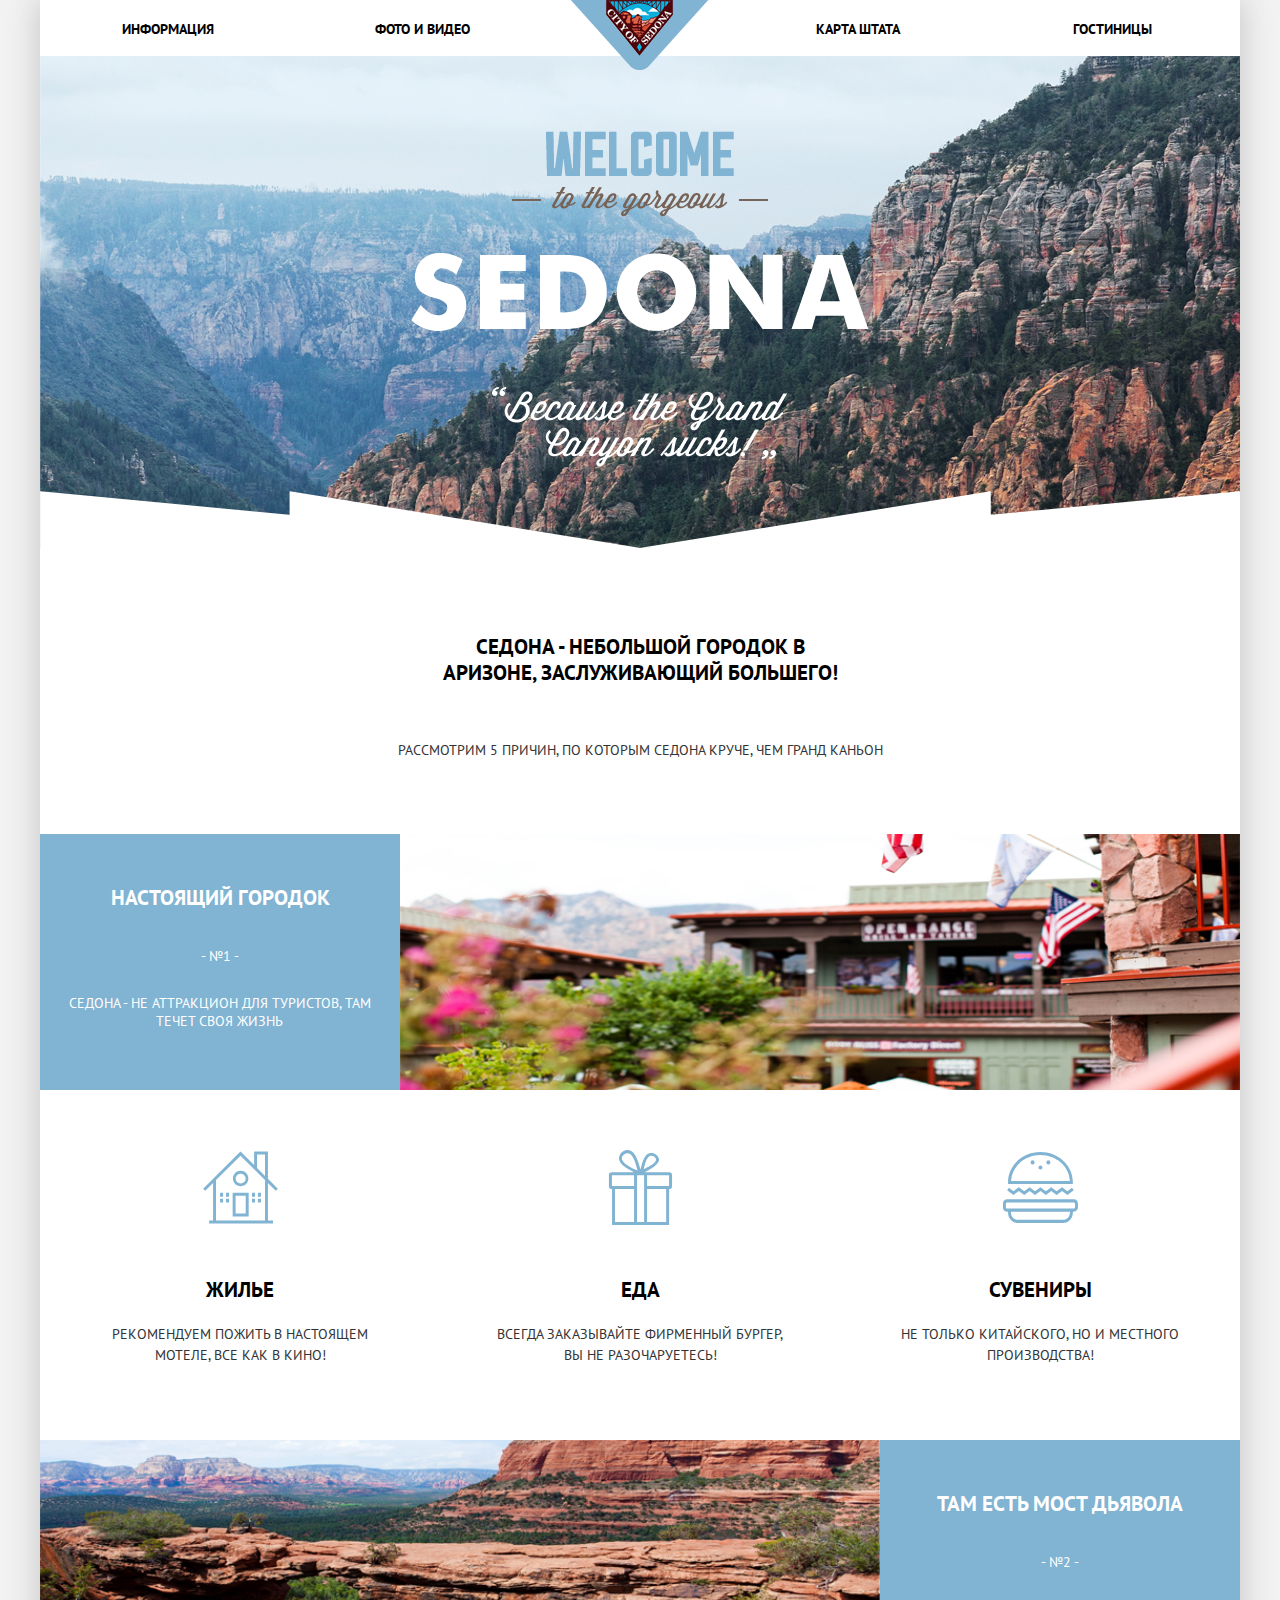
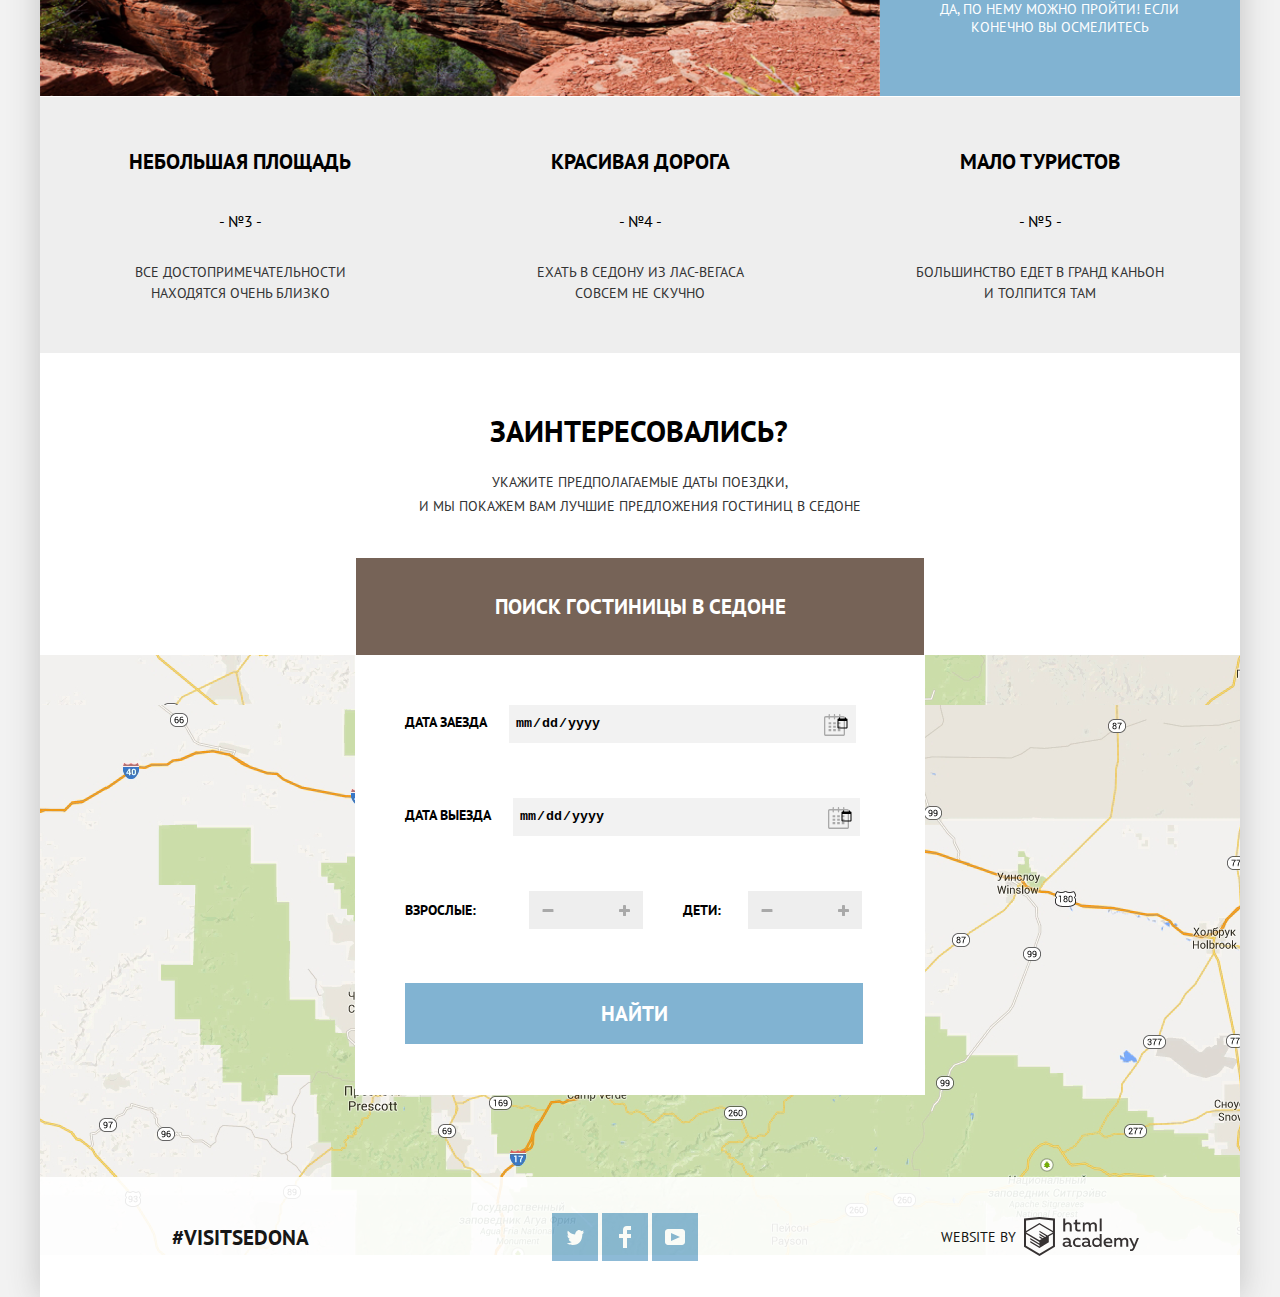
<file: index.html>
<!DOCTYPE HTML>
<html lang="ru">
  <head>
    <meta charset="utf-8">
    <title>Sedona</title>
    <link href="https://fonts.googleapis.com/css?family=PT+Sans:400,400i,700,700i&display=swap" rel="stylesheet">
    <link rel="stylesheet" href="style.css">
  </head>
  <body>
    <div class="shadow container">
      <header class="container">
            <ul class="menu">
                <li class="left"><a id="head-menu-info" href="#">Информация</a></li>
                <li class="left"><a href="#photo-first">Фото и видео</a></li>
                <li class="right"><a href="#map">Карта штата</a></li>
                <li class="right"><a id="head-menu-hotels" href="#hotels-main">Гостиницы</a></li>
            </ul>
          <div class="logo"></div>
      </header>
      <main class="container main visible">
          <div class="promo">
              <div class="welcome image-text"></div>
              <div class="to-the image-text"></div>
              <div class="block image-text"></div> 
              <div class="sedona image-text"></div>                           
              <div class="because image-text"></div>
              <div class="bottom image-text"></div>
          </div>
          <div class="text container">
              <p>Седона - небольшой городок в аризоне, заслуживающий большего!</p>
              <p>Рассмотрим 5 причин, по которым седона круче, чем гранд каньон</p>
          </div>
          <div class="colums">
              <div id="photo-first" class="photo-first">
                <div class="card">
                  <p class="head">Настоящий городок</p>
                  <p class="number">- №1 -</p>
                  <p class="discription">Седона - не аттракцион для туристов,
                    там течет своя жизнь</p>
                </div>
                <div class="photo1"></div>
              </div>
              <div class="opportunity">
                
                      <div class="card1">
                        <img class="icon" src="icon-1.svg">
                        <p class="top top-logo">Жилье</p>
                        <p class="base-text">Рекомендуем пожить в настоящем мотеле,
                             все как в кино!</p>
                      </div>
                      <div class="card1">
                        <img class="icon" src="icon-2.svg">
                        <p class="top top-logo">Еда</p>
                        <p class="base-text">Всегда заказывайте фирменный бургер,
                            вы не разочаруетесь!</p>
                        </div>
                      <div class="card1">
                        <img class="icon" src="icon-3.svg">
                        <p class="top top-logo">Сувениры</p>
                        <p class="base-text">Не только китайского, но и местного производства!</p>
                      </div>
                  
              </div>
              <div class="photo photo-second">                
                <div class="card card2">
                  <p class="head">Там есть мост дьявола</p>
                  <p class="number">- №2 -</p>
                  <p class="discription">Да, по нему можно пройти! Если 
                      конечно вы осмелитесь</p>
                </div>
                <div class="photo2"></div>
              </div>

              <div class="opportunity opportunity-bottom">                
                   <div class="card card3">
                      <p class="top">Небольшая площадь</p>
                      <p class="number2">- №3 -</p>
                      <p class="base-text base-text3">Все достопримечательности находятся очень близко</p>
                    </div>
                    <div class="card card3">
                      <p class="top">Красивая дорога</p>
                      <p class="number2">- №4 -</p>
                      <p class="base-text base-text3">Ехать в седону из лас-вегаса совсем не скучно</p>
                    </div>
                    <div class="card card3">
                      <p class="top">Мало туристов</p>
                      <p class="number2">- №5 -</p>
                      <p class="base-text base-text3">Большинство едет в гранд каньон и толпится там</p>
                    </div>                
              </div>
          </div>
          <div class="book">
              <div class="book-head">Заинтересовались?</div>
              <div class="book-text">укажите предполагаемые даты поездки, <br> и мы покажем вам лучшие
                  предложения гостиниц в седоне
              </div>
              <div class="book-button button"><a href=#>Поиск гостиницы в седоне</a></div>              
          </div>
          <div class="map" id="map">
            <div class="type form">
                <div class="arrive">
                <label for="date">Дата заезда</label>
                <input type="date" class="date">
            </div>
            <div class="type quit">
                <label for="date">Дата выезда</label>
                <input type="date" class="date">
            </div>
            <div class="people-form">
              <div class="type2 adult">
                  <label for="number">Взрослые:</label>
                  <div class="num2 minus"></div>
                  <input type="number" class="num">
                  <div class="num2 plus"></div>
              </div>
              <div class="type2 children">
                  <label for="number">Дети:</label>
                  <div class="num2 minus"></div>
                  <input type="number" class="num">
                  <div class="num2 plus"></div>
              </div>
            </div>
            <a  href=# class="button-form">Найти</a>
            </div>
            <!--Гостиницы--> 
            
            
          </div>
      </main>
      <div class="hotels-main container" id="hotels-main">
              <div class="choise">
                <div class="hotels-properties">
                  <div class="infrastructure">
                    <h4 class="infrastructure-head">Инфраструктура</h4>
                    <div class="structure">
                      <div class="structure-item">               
                        <label class="structure-label" for="pool">
                          <input class="hotel-checkbox"  type="checkbox" id="pool"/> 
                          <span class="custome-check-box"></span>
                          <span class="item-name">Бассейн</span>
                        </label>
                      </div>
                      <div class="structure-item">                      
                        <label class="structure-label" for="parking">
                          <input class="hotel-checkbox" type="checkbox" id="parking" /> 
                          <span class="custome-check-box"></span>
                          <span class="item-name">Парковка</span>
                        </label>
                      </div>
                      <div class="structure-item">                      
                        <label class="structure-label" for="internet">
                          <input class="hotel-checkbox" type="checkbox" id="internet" /> 
                          <span class="custome-check-box"></span>
                          <span class="item-name">WI-FI</span>
                        </label>
                      </div>
                    </div>
                  </div>
                  <div class="type-hotels">
                    <h4 class="infrastructure-head">Тип жилья</h4>
                    <div class="structure-item">                    
                      <label class="structure-label" for="hotel">
                        <input class="hotel-checkbox" type="checkbox" id="hotel" /> 
                        <span class="custome-check-box"></span>
                        <span class="item-name">Гостиница</span>
                      </label>
                    </div>
                    <div class="structure-item">                    
                      <label class="structure-label" for="motel">
                        <input  class="hotel-checkbox" type="checkbox" id="motel" /> 
                        <span class="custome-check-box"></span>
                        <span class="item-name">Мотель</span>
                      </label>
                    </div>
                    <div class="structure-item">                    
                      <label class="structure-label" for="apartment">
                        <input class="hotel-checkbox" type="checkbox" id="apartment" /> 
                        <span class="custome-check-box"></span>
                        <span class="item-name">Апартаменты</span>
                      </label>
                    </div>
                  </div>
                </div>
                <div class="payment">
                  <h4 class="payment-header">Стоимость в сутки (Р):</h4>
                  <div class="payment-count">
                    <span>от 0</span>
                    <span>до 3000</span>
                  </div>
                  <div class="counter">
                    <svg xmlns="http://www.w3.org/2000/svg" width="20" height="23" viewBox="0 0 20 23"><path opacity=".3" fill="#ABABAB" d="M10 20C4.477 20 0 15.522 0 10v2c0 5.522 4.477 10 10 10 5.522 0 10-4.478 10-10v-2c0 5.522-4.478 10-10 10z"/><circle fill="#FFF" cx="10" cy="10" r="10"/><circle fill="#ABABAB" cx="10" cy="10" r="2"/></svg>
                    <span class="line"></span>
                    <span class="line-bottom"></span>
                    <svg xmlns="http://www.w3.org/2000/svg" width="20" height="23" viewBox="0 0 20 23"><path opacity=".3" fill="#ABABAB" d="M10 20C4.477 20 0 15.522 0 10v2c0 5.522 4.477 10 10 10 5.522 0 10-4.478 10-10v-2c0 5.522-4.478 10-10 10z"/><circle fill="#FFF" cx="10" cy="10" r="10"/><circle fill="#ABABAB" cx="10" cy="10" r="2"/></svg>
                  </div>
                  <a href="#" class="payment-button">Показать</a>
                </div>
              </div>
              <div class="sort-menu">
                <div class="sort-menu-left">
                  <span class="sort-menu-header">Найдено: 3</span>
                  <span>Сортировка:</span>
                  <span>По цене</span>
                  <span class="type-sorting">По типу</span>
                  <span class="type-sorting">По-рейтингу</span>
                </div>
                <div class="sort-menu-button">
                  <svg xmlns="http://www.w3.org/2000/svg" width="11" height="10" viewBox="0 0 11 10"><path id="up-icon" fill="#231F20" d="M5.5 0L0 10h11z"/></svg>
                  <svg xmlns="http://www.w3.org/2000/svg" width="11" height="10" viewBox="0 0 11 10"><path id="down-icon" fill="#231F20" d="M5.5 10L0 0h11"/></svg>
                </div>
              </div>
              <div class="hotels">

                <div class="hotel-item">
                  <div class="hotel-item-main">
                    <img class="hotel-image" src="amara.png">
                    <div class="hotel-info">
                      <a href="#" class="hotel-item-name">amara resort & spa</a>
                      <div class="hotel-item-name-type">
                        <p class="hotel-text">гостиница</p>
                        <p class="hotel-text">от 4000 Р.</p>
                      </div>
                      <button class="hotel-button-blue">Подробнее</button>
                      <button class="hotel-button-brown">Забронировать</button>
                    </div>
                  </div>
                  <div class="hotel-item-add">                    
                    <div class="hotel-stars">
                      <svg xmlns="http://www.w3.org/2000/svg" width="18" height="17" viewBox="0 0 18 17"><path fill="#81B3D2" d="M9.002 0l2.126 6.494h6.877l-5.564 4.012L14.566 17l-5.564-4.013L3.438 17l2.126-6.494L0 6.494h6.878z"/></svg>
                      <svg xmlns="http://www.w3.org/2000/svg" width="18" height="17" viewBox="0 0 18 17"><path fill="#81B3D2" d="M9.002 0l2.126 6.494h6.877l-5.564 4.012L14.566 17l-5.564-4.013L3.438 17l2.126-6.494L0 6.494h6.878z"/></svg>
                      <svg xmlns="http://www.w3.org/2000/svg" width="18" height="17" viewBox="0 0 18 17"><path fill="#81B3D2" d="M9.002 0l2.126 6.494h6.877l-5.564 4.012L14.566 17l-5.564-4.013L3.438 17l2.126-6.494L0 6.494h6.878z"/></svg>
                      <svg xmlns="http://www.w3.org/2000/svg" width="18" height="17" viewBox="0 0 18 17"><path fill="#81B3D2" d="M9.002 0l2.126 6.494h6.877l-5.564 4.012L14.566 17l-5.564-4.013L3.438 17l2.126-6.494L0 6.494h6.878z"/></svg>
                    </div>
                    <span class="hotel-raiting">Рейтинг: 8.5</span>
                  </div>
                </div>

                <div class="hotel-item">
                  <div class="hotel-item-main">
                    <img class="hotel-image" src="desert.png">
                    <div class="hotel-info">
                      <a href="#" class="hotel-item-name">desert quail inn</a>
                      <div class="hotel-item-name-type">
                        <p class="hotel-text">мотель</p>
                        <p class="hotel-text">от 3000 Р.</p>
                      </div>
                      <button class="hotel-button-blue">Подробнее</button>
                      <button class="hotel-button-brown">Забронировать</button>
                    </div>
                  </div>
                  <div class="hotel-item-add">                     
                    <div class="hotel-stars">
                      <svg xmlns="http://www.w3.org/2000/svg" width="18" height="17" viewBox="0 0 18 17"><path fill="#81B3D2" d="M9.002 0l2.126 6.494h6.877l-5.564 4.012L14.566 17l-5.564-4.013L3.438 17l2.126-6.494L0 6.494h6.878z"/></svg>
                      <svg xmlns="http://www.w3.org/2000/svg" width="18" height="17" viewBox="0 0 18 17"><path fill="#81B3D2" d="M9.002 0l2.126 6.494h6.877l-5.564 4.012L14.566 17l-5.564-4.013L3.438 17l2.126-6.494L0 6.494h6.878z"/></svg>
                      <svg xmlns="http://www.w3.org/2000/svg" width="18" height="17" viewBox="0 0 18 17"><path fill="#81B3D2" d="M9.002 0l2.126 6.494h6.877l-5.564 4.012L14.566 17l-5.564-4.013L3.438 17l2.126-6.494L0 6.494h6.878z"/></svg>
                    </div>
                    <span class="hotel-raiting">Рейтинг: 8.9</span>
                  </div>
                </div>

                <div class="hotel-item">
                  <div class="hotel-item-main">
                    <img class="hotel-image" src="villas.png">
                    <div class="hotel-info">
                      <a href="#" class="hotel-item-name">villas at poco diablo</a>
                      <div class="hotel-item-name-type">
                        <p class="hotel-text">апартаменты</p>
                        <p class="hotel-text">от 2000 Р.</p>
                      </div>
                      <button class="hotel-button-blue">Подробнее</button>
                      <button class="hotel-button-brown">Забронировать</button>
                    </div>
                  </div>
                  <div class="hotel-item-add">                    
                    <div class="hotel-stars">
                      <svg xmlns="http://www.w3.org/2000/svg" width="18" height="17" viewBox="0 0 18 17"><path fill="#81B3D2" d="M9.002 0l2.126 6.494h6.877l-5.564 4.012L14.566 17l-5.564-4.013L3.438 17l2.126-6.494L0 6.494h6.878z"/></svg>
                      <svg xmlns="http://www.w3.org/2000/svg" width="18" height="17" viewBox="0 0 18 17"><path fill="#81B3D2" d="M9.002 0l2.126 6.494h6.877l-5.564 4.012L14.566 17l-5.564-4.013L3.438 17l2.126-6.494L0 6.494h6.878z"/></svg>
                    </div>
                    <span class="hotel-raiting">Рейтинг: 9.2</span>
                  </div>
                </div>
              </div>
      </div>
      <footer>
                <p>#visitsedona</p>
                <div class="social">          
                <a class="social-logo" href="#">twitter</a>
                <a class="social-logo" href="#">facebook</a>
                <a class="social-logo" href="#">youtube</a>
                </div>
                <a class="academy" href="#">website by</a>
      </footer>
    </div>
    <script type="text/javascript">
      const info = document.querySelector('#head-menu-info');
      const hotels = document.querySelector('#head-menu-hotels');
      const infoBlock = document.querySelector('.container.main');
      const hotelsBlock = document.querySelector('.hotels-main.container');
      
      info.addEventListener('click', (e) => {
      e.preventDefault();
      infoBlock.classList.add('visible');
      hotelsBlock.classList.remove('visible');
      })
      hotels.addEventListener('click', (e) => {
      e.preventDefault();
      infoBlock.classList.remove('visible');
      hotelsBlock.classList.add('visible');
      })
    </script>
  </body>
</html>
</file>
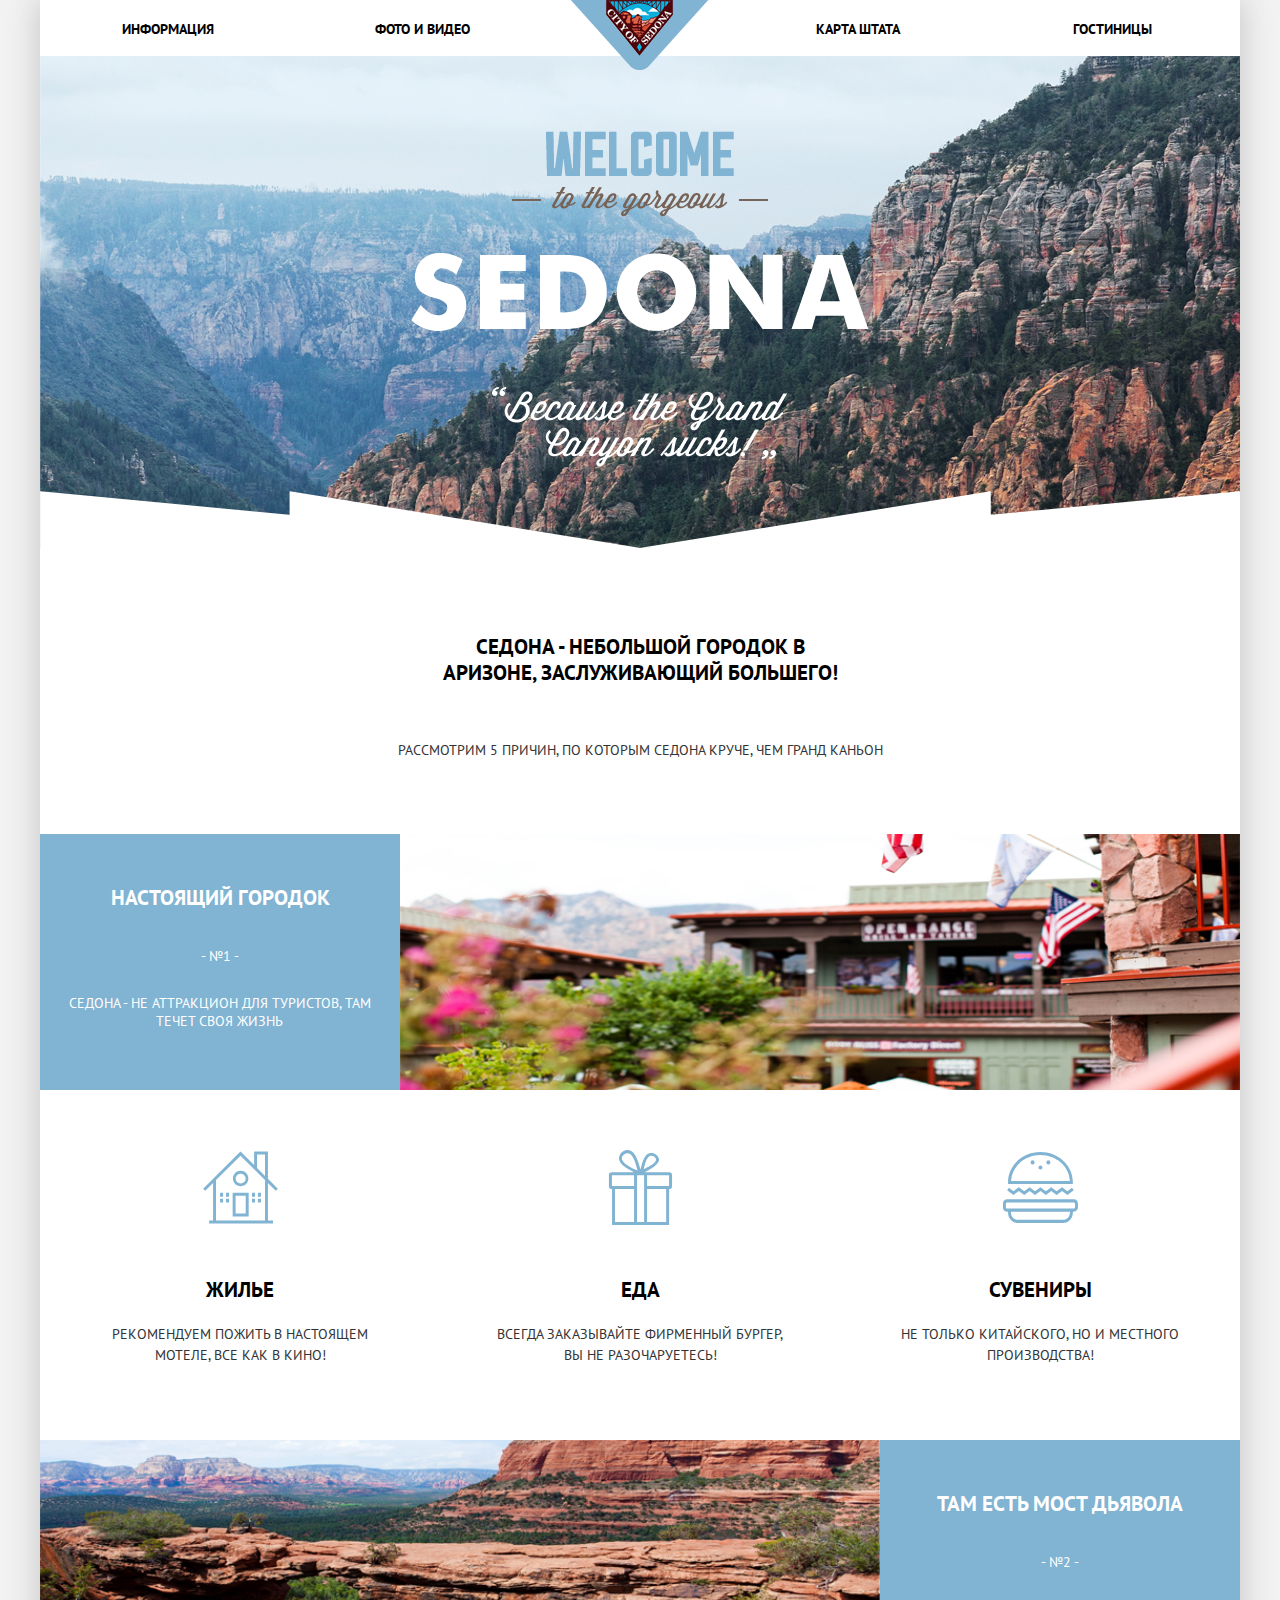
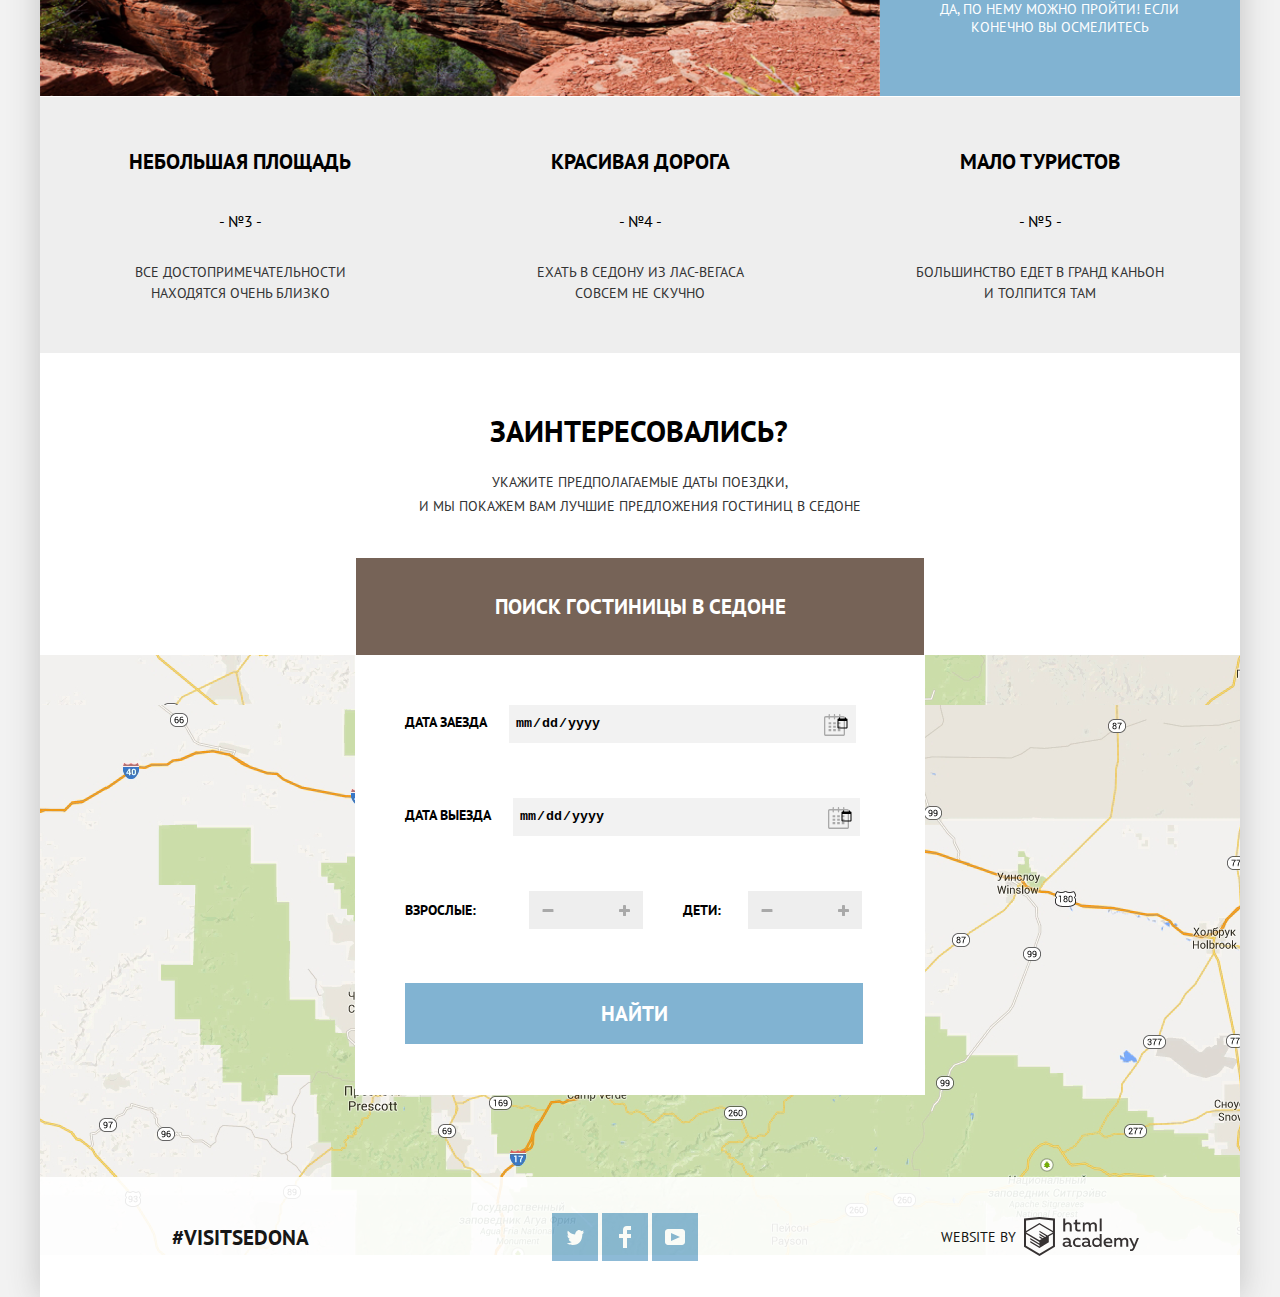
<file: sedona.html>
<!DOCTYPE HTML>
<html lang="ru">
  <head>
    <meta charset="utf-8">
    <title>Sedona</title>
    <link href="https://fonts.googleapis.com/css?family=PT+Sans:400,400i,700,700i&display=swap" rel="stylesheet">
    <link rel="stylesheet" href="sedona.css">
  </head>
  <body>
    <div class="shadow container">
      <header class="container">
            <ul class="menu">
                <li class="left"><a id="head-menu-info" href="#">Информация</a></li>
                <li class="left"><a href="#photo-first">Фото и видео</a></li>
                <li class="right"><a href="#map">Карта штата</a></li>
                <li class="right"><a id="head-menu-hotels" href="#hotels-main">Гостиницы</a></li>
            </ul>
          <div class="logo"></div>
      </header>
      <main class="container main visible">
          <div class="promo">
              <div class="welcome image-text"></div>
              <div class="to-the image-text"></div>
              <div class="block image-text"></div> 
              <div class="sedona image-text"></div>                           
              <div class="because image-text"></div>
              <div class="bottom image-text"></div>
          </div>
          <div class="text container">
              <p>Седона - небольшой городок в аризоне, заслуживающий большего!</p>
              <p>Рассмотрим 5 причин, по которым седона круче, чем гранд каньон</p>
          </div>
          <div class="colums">
              <div id="photo-first" class="photo-first">
                <div class="card">
                  <p class="head">Настоящий городок</p>
                  <p class="number">- №1 -</p>
                  <p class="discription">Седона - не аттракцион для туристов,
                    там течет своя жизнь</p>
                </div>
                <div class="photo1"></div>
              </div>
              <div class="opportunity">
                
                      <div class="card1">
                        <img class="icon" src="icon-1.svg">
                        <p class="top top-logo">Жилье</p>
                        <p class="base-text">Рекомендуем пожить в настоящем мотеле,
                             все как в кино!</p>
                      </div>
                      <div class="card1">
                        <img class="icon" src="icon-2.svg">
                        <p class="top top-logo">Еда</p>
                        <p class="base-text">Всегда заказывайте фирменный бургер,
                            вы не разочаруетесь!</p>
                        </div>
                      <div class="card1">
                        <img class="icon" src="icon-3.svg">
                        <p class="top top-logo">Сувениры</p>
                        <p class="base-text">Не только китайского, но и местного производства!</p>
                      </div>
                  
              </div>
              <div class="photo photo-second">                
                <div class="card card2">
                  <p class="head">Там есть мост дьявола</p>
                  <p class="number">- №2 -</p>
                  <p class="discription">Да, по нему можно пройти! Если 
                      конечно вы осмелитесь</p>
                </div>
                <div class="photo2"></div>
              </div>

              <div class="opportunity opportunity-bottom">                
                   <div class="card card3">
                      <p class="top">Небольшая площадь</p>
                      <p class="number2">- №3 -</p>
                      <p class="base-text base-text3">Все достопримечательности находятся очень близко</p>
                    </div>
                    <div class="card card3">
                      <p class="top">Красивая дорога</p>
                      <p class="number2">- №4 -</p>
                      <p class="base-text base-text3">Ехать в седону из лас-вегаса совсем не скучно</p>
                    </div>
                    <div class="card card3">
                      <p class="top">Мало туристов</p>
                      <p class="number2">- №5 -</p>
                      <p class="base-text base-text3">Большинство едет в гранд каньон и толпится там</p>
                    </div>                
              </div>
          </div>
          <div class="book">
              <div class="book-head">Заинтересовались?</div>
              <div class="book-text">укажите предполагаемые даты поездки, <br> и мы покажем вам лучшие
                  предложения гостиниц в седоне
              </div>
              <div class="book-button button"><a href=#>Поиск гостиницы в седоне</a></div>              
          </div>
          <div class="map" id="map">
            <div class="type form">
                <div class="arrive">
                <label for="date">Дата заезда</label>
                <input type="date" class="date">
            </div>
            <div class="type quit">
                <label for="date">Дата выезда</label>
                <input type="date" class="date">
            </div>
            <div class="people-form">
              <div class="type2 adult">
                  <label for="number">Взрослые:</label>
                  <div class="num2 minus"></div>
                  <input type="number" class="num">
                  <div class="num2 plus"></div>
              </div>
              <div class="type2 children">
                  <label for="number">Дети:</label>
                  <div class="num2 minus"></div>
                  <input type="number" class="num">
                  <div class="num2 plus"></div>
              </div>
            </div>
            <a  href=# class="button-form">Найти</a>
            </div>
            <!--Гостиницы--> 
            
            
          </div>
      </main>
      <div class="hotels-main container" id="hotels-main">
              <div class="choise">
                <div class="hotels-properties">
                  <div class="infrastructure">
                    <h4 class="infrastructure-head">Инфраструктура</h4>
                    <div class="structure">
                      <div class="structure-item">               
                        <label class="structure-label" for="pool">
                          <input class="hotel-checkbox"  type="checkbox" id="pool"/> 
                          <span class="custome-check-box"></span>
                          <span class="item-name">Бассейн</span>
                        </label>
                      </div>
                      <div class="structure-item">                      
                        <label class="structure-label" for="parking">
                          <input class="hotel-checkbox" type="checkbox" id="parking" /> 
                          <span class="custome-check-box"></span>
                          <span class="item-name">Парковка</span>
                        </label>
                      </div>
                      <div class="structure-item">                      
                        <label class="structure-label" for="internet">
                          <input class="hotel-checkbox" type="checkbox" id="internet" /> 
                          <span class="custome-check-box"></span>
                          <span class="item-name">WI-FI</span>
                        </label>
                      </div>
                    </div>
                  </div>
                  <div class="type-hotels">
                    <h4 class="infrastructure-head">Тип жилья</h4>
                    <div class="structure-item">                    
                      <label class="structure-label" for="hotel">
                        <input class="hotel-checkbox" type="checkbox" id="hotel" /> 
                        <span class="custome-check-box"></span>
                        <span class="item-name">Гостиница</span>
                      </label>
                    </div>
                    <div class="structure-item">                    
                      <label class="structure-label" for="motel">
                        <input  class="hotel-checkbox" type="checkbox" id="motel" /> 
                        <span class="custome-check-box"></span>
                        <span class="item-name">Мотель</span>
                      </label>
                    </div>
                    <div class="structure-item">                    
                      <label class="structure-label" for="apartment">
                        <input class="hotel-checkbox" type="checkbox" id="apartment" /> 
                        <span class="custome-check-box"></span>
                        <span class="item-name">Апартаменты</span>
                      </label>
                    </div>
                  </div>
                </div>
                <div class="payment">
                  <h4 class="payment-header">Стоимость в сутки (Р):</h4>
                  <div class="payment-count">
                    <span>от 0</span>
                    <span>до 3000</span>
                  </div>
                  <div class="counter">
                    <svg xmlns="http://www.w3.org/2000/svg" width="20" height="23" viewBox="0 0 20 23"><path opacity=".3" fill="#ABABAB" d="M10 20C4.477 20 0 15.522 0 10v2c0 5.522 4.477 10 10 10 5.522 0 10-4.478 10-10v-2c0 5.522-4.478 10-10 10z"/><circle fill="#FFF" cx="10" cy="10" r="10"/><circle fill="#ABABAB" cx="10" cy="10" r="2"/></svg>
                    <span class="line"></span>
                    <span class="line-bottom"></span>
                    <svg xmlns="http://www.w3.org/2000/svg" width="20" height="23" viewBox="0 0 20 23"><path opacity=".3" fill="#ABABAB" d="M10 20C4.477 20 0 15.522 0 10v2c0 5.522 4.477 10 10 10 5.522 0 10-4.478 10-10v-2c0 5.522-4.478 10-10 10z"/><circle fill="#FFF" cx="10" cy="10" r="10"/><circle fill="#ABABAB" cx="10" cy="10" r="2"/></svg>
                  </div>
                  <a href="#" class="payment-button">Показать</a>
                </div>
              </div>
              <div class="sort-menu">
                <div class="sort-menu-left">
                  <span class="sort-menu-header">Найдено: 3</span>
                  <span>Сортировка:</span>
                  <span>По цене</span>
                  <span class="type-sorting">По типу</span>
                  <span class="type-sorting">По-рейтингу</span>
                </div>
                <div class="sort-menu-button">
                  <svg xmlns="http://www.w3.org/2000/svg" width="11" height="10" viewBox="0 0 11 10"><path id="up-icon" fill="#231F20" d="M5.5 0L0 10h11z"/></svg>
                  <svg xmlns="http://www.w3.org/2000/svg" width="11" height="10" viewBox="0 0 11 10"><path id="down-icon" fill="#231F20" d="M5.5 10L0 0h11"/></svg>
                </div>
              </div>
              <div class="hotels">

                <div class="hotel-item">
                  <div class="hotel-item-main">
                    <img class="hotel-image" src="amara.png">
                    <div class="hotel-info">
                      <a href="#" class="hotel-item-name">amara resort & spa</a>
                      <div class="hotel-item-name-type">
                        <p class="hotel-text">гостиница</p>
                        <p class="hotel-text">от 4000 Р.</p>
                      </div>
                      <button class="hotel-button-blue">Подробнее</button>
                      <button class="hotel-button-brown">Забронировать</button>
                    </div>
                  </div>
                  <div class="hotel-item-add">                    
                    <div class="hotel-stars">
                      <svg xmlns="http://www.w3.org/2000/svg" width="18" height="17" viewBox="0 0 18 17"><path fill="#81B3D2" d="M9.002 0l2.126 6.494h6.877l-5.564 4.012L14.566 17l-5.564-4.013L3.438 17l2.126-6.494L0 6.494h6.878z"/></svg>
                      <svg xmlns="http://www.w3.org/2000/svg" width="18" height="17" viewBox="0 0 18 17"><path fill="#81B3D2" d="M9.002 0l2.126 6.494h6.877l-5.564 4.012L14.566 17l-5.564-4.013L3.438 17l2.126-6.494L0 6.494h6.878z"/></svg>
                      <svg xmlns="http://www.w3.org/2000/svg" width="18" height="17" viewBox="0 0 18 17"><path fill="#81B3D2" d="M9.002 0l2.126 6.494h6.877l-5.564 4.012L14.566 17l-5.564-4.013L3.438 17l2.126-6.494L0 6.494h6.878z"/></svg>
                      <svg xmlns="http://www.w3.org/2000/svg" width="18" height="17" viewBox="0 0 18 17"><path fill="#81B3D2" d="M9.002 0l2.126 6.494h6.877l-5.564 4.012L14.566 17l-5.564-4.013L3.438 17l2.126-6.494L0 6.494h6.878z"/></svg>
                    </div>
                    <span class="hotel-raiting">Рейтинг: 8.5</span>
                  </div>
                </div>

                <div class="hotel-item">
                  <div class="hotel-item-main">
                    <img class="hotel-image" src="desert.png">
                    <div class="hotel-info">
                      <a href="#" class="hotel-item-name">desert quail inn</a>
                      <div class="hotel-item-name-type">
                        <p class="hotel-text">мотель</p>
                        <p class="hotel-text">от 3000 Р.</p>
                      </div>
                      <button class="hotel-button-blue">Подробнее</button>
                      <button class="hotel-button-brown">Забронировать</button>
                    </div>
                  </div>
                  <div class="hotel-item-add">                     
                    <div class="hotel-stars">
                      <svg xmlns="http://www.w3.org/2000/svg" width="18" height="17" viewBox="0 0 18 17"><path fill="#81B3D2" d="M9.002 0l2.126 6.494h6.877l-5.564 4.012L14.566 17l-5.564-4.013L3.438 17l2.126-6.494L0 6.494h6.878z"/></svg>
                      <svg xmlns="http://www.w3.org/2000/svg" width="18" height="17" viewBox="0 0 18 17"><path fill="#81B3D2" d="M9.002 0l2.126 6.494h6.877l-5.564 4.012L14.566 17l-5.564-4.013L3.438 17l2.126-6.494L0 6.494h6.878z"/></svg>
                      <svg xmlns="http://www.w3.org/2000/svg" width="18" height="17" viewBox="0 0 18 17"><path fill="#81B3D2" d="M9.002 0l2.126 6.494h6.877l-5.564 4.012L14.566 17l-5.564-4.013L3.438 17l2.126-6.494L0 6.494h6.878z"/></svg>
                    </div>
                    <span class="hotel-raiting">Рейтинг: 8.9</span>
                  </div>
                </div>

                <div class="hotel-item">
                  <div class="hotel-item-main">
                    <img class="hotel-image" src="villas.png">
                    <div class="hotel-info">
                      <a href="#" class="hotel-item-name">villas at poco diablo</a>
                      <div class="hotel-item-name-type">
                        <p class="hotel-text">апартаменты</p>
                        <p class="hotel-text">от 2000 Р.</p>
                      </div>
                      <button class="hotel-button-blue">Подробнее</button>
                      <button class="hotel-button-brown">Забронировать</button>
                    </div>
                  </div>
                  <div class="hotel-item-add">                    
                    <div class="hotel-stars">
                      <svg xmlns="http://www.w3.org/2000/svg" width="18" height="17" viewBox="0 0 18 17"><path fill="#81B3D2" d="M9.002 0l2.126 6.494h6.877l-5.564 4.012L14.566 17l-5.564-4.013L3.438 17l2.126-6.494L0 6.494h6.878z"/></svg>
                      <svg xmlns="http://www.w3.org/2000/svg" width="18" height="17" viewBox="0 0 18 17"><path fill="#81B3D2" d="M9.002 0l2.126 6.494h6.877l-5.564 4.012L14.566 17l-5.564-4.013L3.438 17l2.126-6.494L0 6.494h6.878z"/></svg>
                    </div>
                    <span class="hotel-raiting">Рейтинг: 9.2</span>
                  </div>
                </div>
              </div>
      </div>
      <footer>
                <p>#visitsedona</p>
                <div class="social">          
                <a class="social-logo" href="#">twitter</a>
                <a class="social-logo" href="#">facebook</a>
                <a class="social-logo" href="#">youtube</a>
                </div>
                <a class="academy" href="#">website by</a>
      </footer>
    </div>
    <script type="text/javascript">
      const info = document.querySelector('#head-menu-info');
      const hotels = document.querySelector('#head-menu-hotels');
      const infoBlock = document.querySelector('.container.main');
      const hotelsBlock = document.querySelector('.hotels-main.container');
      
      info.addEventListener('click', (e) => {
      e.preventDefault();
      infoBlock.classList.add('visible');
      hotelsBlock.classList.remove('visible');
      })
      hotels.addEventListener('click', (e) => {
      e.preventDefault();
      infoBlock.classList.remove('visible');
      hotelsBlock.classList.add('visible');
      })
    </script>
  </body>
</html>
</file>
<file: style.css>
body{
    margin:0;
    padding:0;
    font-family: 'PT Sans', sans-serif;     
    text-transform: uppercase;
    background-color: #f2f2f2;
}
main{
    display: none;
    margin-bottom: -78px;
}
li{
    list-style-type: none;
}
.shadow{
    box-shadow: 0px 0px 30px 1px #c4c4c4;
}
.container{
    max-width: 1200px;
    min-width: 768px;
    margin-right: auto;
    margin-left: auto;
    background-color: white;
}
ul{
    padding:0px;
    margin:0px;
}
header{
    background-color: white;
    z-index: 10;
    position: relative;
}
.menu{ 
    display: flex;
    flex-direction: row;
    flex-wrap: nowrap;
    justify-content: space-around;
    padding: 0px;
}
.left{
    text-align:left ;
}
.left{
    text-align: right;
}
.menu li{
    list-style-type: none;
    width: calc((100% - 180px) / 4);
    text-align: center;
    padding: 0px;
    margin-top: 18px;
    margin-bottom: 18px;
}
.menu li:last-child{
    margin-right:0px;
}
.menu li:nth-child(3){
    margin-left: auto;
}
.logo{
    background-image:url("logo_sedona.png");
    background-repeat: no-repeat;
    width:138px;
    height: 70px;
    position: absolute;
    top: 0%;
    left: 50%;
    transform: translatex(-50%);
}
.menu li a{
    text-decoration: none;
    color: black;
    font-size: 14px;
    font-weight: bold;
    padding: 0px;
    margin: 0px;   
}
.menu li a:hover{
    color: #81b3d2;
}
.menu li a:active{
    color: #d5d5d5;
}

.promo{
    margin: 0px;
    margin-top: -56px;
    height: 548px;
    background-image: url(background_photo.png);
    background-repeat: no-repeat;
    overflow: auto;
    z-index: 2;
}
.image-text{
    margin-left: auto;
    margin-right: auto;
}
.welcome{
    background-image: url(Welcome.png);
    background-repeat: no-repeat;
    width: 188px;
    height: 45px;
    margin-top: 131px;
}
.to-the{
    background-image: url(to_the.png);
    background-repeat: no-repeat;
    width: 176px;
    height: 30px;
    margin-top: 11px;
}
.block{
    background-image: url(block.png);
    width:256px;
    height: 2px;
    margin-top: -18px;
}
.sedona{
    background-image: url(Sedona.png);
    background-repeat: no-repeat;
    width: 458px;
    height: 78px;
    margin-top: 52px;
}
.because{
    background-image: url(Because.png);
    background-repeat: no-repeat;
    width: 296px;
    height: 80px;
    margin-top: 56px;
}
.bottom{
    display: block;
    position: relative;
    top: 24px;
    background-image: url(Shape_1.png);
    max-width: 1200px;
    min-width: 756px;
    height: 57px;
    background-repeat: no-repeat;
    background-position: center bottom;
}
.text{
    background-color: white;
}
.text p:first-child{
    padding-top: 65px;
    font-weight: bold;
    font-size: 21px;
    line-height: 26px;
    width: 400px;
    text-align: center;
    margin-left: auto;
    margin-right: auto;
}
.text p:last-child{
    padding-top: 30px;
    padding-bottom: 57px;
    font-size: 14px;
    width: 70%;
    line-height: 26px;
    text-align: center;
    margin-left: auto;
    margin-right: auto;
    color: #333333;
}
.photo-first{
    height: 256px;
    display: flex;
    flex-direction: row;
}
.card{
    width: 30%;
    height: 256px;
    background-color: #81b3d2;
}
.head{
    color: #ffffff;
    font-size: 21px;
    margin-left: auto;
    margin-right: auto;
    text-align: center;
    padding-top: 50px;
    font-weight: bold;
    margin-top: 0px;
}
.number, .discription{
    font-size: 14px;
    color: #ffffff;
    width: 84%;
    margin-left: auto;
    margin-right: auto;
    text-align: center;
    padding-top: 15px;
    
}
.photo1{
    width: 70%;
    background-image: url(first_photo.png);
    height: 256px;
    background-repeat: no-repeat;
    background-size: cover;
}
.icon{
    width: 75px;
    height: 75px;
    display: block;
    margin-left: auto;
    margin-right: auto;
}
.top{
    font-weight: bold;
    font-size: 21px;
    text-align: center;
}
.base-text{
    font-size: 14px;
    color: #333333;
    line-height: 21px;
    text-align: center;
    width: 286px;
    
}
.opportunity{
    display: flex;
    justify-content: space-around;
    flex-direction: row;
    background-color: white;    
}
.opportunity-bottom{
    margin-top: 256px;
}
.card1{
    margin-top: 60px;
    margin-bottom: 60px;
}
.photo-second{
    height: 256px;
    display: flex;
    flex-direction: row-reverse;
}
.photo2{
    background-image:url(rock.png);
    background-size: cover;
    height: 256px;
    background-repeat: no-repeat;
    width: 70%;
}
.number2{
    text-align: center;
    padding-top: 15px;
    padding-bottom: 15px;
    cursor: pointer;
}
.card3{
    background-color: #eeeeee;
    width: 400px;
    height: 256px;
    margin-top: -255px;
}
.base-text3{
    width: 260px;
    text-align: center;
    margin-left: auto;
    margin-right: auto;
}
.top{
    padding-top: 30px;
}
.book-head{
    font-size: 30px;
    font-weight: bold;
    padding:0;
    margin-left: auto;
    margin-right: auto;
    width: 300px;
    margin-top: 58px;
}
.book-text{
    color: #333333;
    font-size: 14px;
    line-height: 24px;
    text-align: center;
    width: 500px;
    margin-left: auto;
    margin-right: auto;
    margin-top: 20px;
    margin-bottom: 40px;
}
.book-button a{
    text-decoration: none;
    font-size: 21px;
    font-weight: bold;
    background-color: #766357;
    color: #ffffff;
    padding: 35px 0px;
    margin-left: auto;
    margin-right: auto;
    display: block;
    width: 568px;
    text-align: center;
}
.book-button a:hover{
    background-color: #604e43;
}
.book-button a:active{
    background-color: #503e33;
    color: rgba(255, 255, 255, 0.3)
}
.map{
    background-image: url("map.png");
    height: 600px; 
    background-position: 0px 50px ;
}
.form{
    background-color: white;
    width: 470px;
    height: 340px;
    margin-left: auto;
    margin-right: auto;
    padding: 50px;
}
.type{
    margin-left:auto;
    margin-right: auto;
}
.quit{
    padding-bottom: 55px;
    padding-top: 55px;
}
.form label{
    font-size: 14px;
    font-weight: bold;
}
.date{
    margin-left: 18px;
    width: 336px;
    height: 28px;
    background-color: #f2f2f2;
    background-image: url("calendar.svg");
    background-repeat: no-repeat;
    background-position: 310px 4px;
    border: 5px solid #f2f2f2;
    color: black;
    font-weight: bold;
}
.date:hover{
    background-color: #ebebeb;
    border-color: #ebebeb;
}

.button-form{
    text-decoration: none;
    font-size: 21px;
    font-weight: bold;
    background-color: #81b3d2;
    color: white;
    padding: 17px 0px;
    margin-left: auto;
    margin-right: auto;
    display: inline-block;
    width: 458px;
    text-align: center;
    margin-bottom: 0px;
}
.button-form:hover{
    background-color: #669ec0;
}
.button-form:active{
    background-color:#5496bd;
    color: rgba(255, 255, 255, 0.3);
}
.people-form{
    display: flex;
    margin-bottom:54px;
}
.type2{
    display: flex;
    align-items: center;
}
.num, .num2{
    width: 38px;
    height: 38px;
    border: none;
    background-color: #eeeeee;
    padding: 0px;
    margin: 0px;
    color: black;
    text-align: center;
    font-weight: bold;
}
.adult label{
    margin: 0;
    padding: 0;
    margin-right: 53px;
}
.children label{
    margin: 0;
    padding: 0;
    margin-left: 40px;
    margin-right:27px;
}
.minus{
    background-image: url("minus.png");
    background-repeat: no-repeat;
    background-position: center;
    cursor: pointer;
}
.plus{
    background-image: url("plus.png");
    background-repeat: no-repeat;
    background-position: center;
    cursor: pointer;
}

footer{
    width: 100%;
    background-color: white;
    opacity: 0.9;
    display: flex;
    align-items: center;
    justify-content: space-between;
}
footer p{
    margin: 0px;
    padding: 0px;
    font-size: 21px;
    font-weight:bold;
    color: black;
    margin-left: 132px;    
}
.academy{
    display: flex;
    align-items: center;
    color: black;
    text-decoration: none;
    font-size: 14px;  
    background-position: right;
    vertical-align: center;
    margin-right: 101px;
}
.academy::after{
    content: "";
    background-image:url("logo-htmlacademy.svg");
    background-repeat: no-repeat;
    height: 41px;
    width: 115px;
    margin-left: 8px;
}
.social-logo{
    margin: 0;
    padding: 0;
    display: inline-block;
    text-decoration: none;
    font-size: 14px;
    color: transparent;
    width: 46px;
    height: 48px;
    background-color: #81b3d2;
    margin: 36px 0px;
}
.social-logo:hover{
    background-color: #669ec0;
}
.social-logo:active{
    background-color: #5496bd;
}
.social-logo:first-child{
    background-image:url("twitter.svg");
    background-repeat: no-repeat;
    background-position: center;
}
.social-logo:nth-child(2){
    background-image:url("fb-icon.svg");
    background-repeat: no-repeat;
    background-position: center;
}
.social-logo:last-child{
    background-image:url("youtube.svg");
    background-repeat: no-repeat;
    background-position: center;
}

@media(max-width: 992px){
    .container{
        max-width: 950px;
    }
    .promo{
        background-size: 120%;
        background-position: -100px 15px;
    }
}

/*Гостиницы*/
.hotels-main{
    display: none;
}
.hotels{    
    display: flex;
    flex-direction: column;
}
.choise{
   /* background-image: url(background_photo.png);
    background-repeat: no-repeat;
    background-position: center left;
    filter: blur(10px); */
    width: 100%;
    height: 240px;
    display: flex;
    justify-content: space-between;
    position: relative;
    overflow: hidden;
}
.choise::before{
    content: '';
    width: calc(100% + 20px);
    height: 250px;
    position: absolute;
    top: 0px; left: -10px;
    background-image: url("background_photo.png");
    background-repeat: no-repeat;
    background-position: center left;
    filter: blur(10px);
    background-size: cover;
}
.hotels-properties{
    display: flex;
}
.hotels-properties, .payment{
    position: relative;
}
.infrastructure{
    margin-left: 71px;
    margin-right: 70px;
}
.infrastructure-head{
    padding: 0;
    margin: 0;
    font-weight: bold;
    color: #ffffff;
    font-size: 16px;
    line-height: 21px;
    width: 200px;
    margin-bottom: 25px;
    margin-top: 32px;
}
.structure-label{
    color:  #ffffff;
    font-size: 14px;
    line-height: 21px;
    width: 200px;
    vertical-align: top;
}
.structure-item{
    margin-bottom: 25px;
}
.item-name{
    vertical-align: top;
}
.hotel-checkbox{
    display: none;
    cursor: pointer;
}
.hotel-checkbox:checked ~ .custome-check-box{
    display: inline-block;
    background-image: url("checkbox-on.svg");
    background-size:contain;
    background-repeat: no-repeat;
    width: 27px;
    height: 23px;
    color: transparent;
    margin-right: 12px;
    cursor: pointer;
}
.custome-check-box{
    display: inline-block;
    background-image: url("checkbox-off.svg");
    background-size:contain;
    background-repeat: no-repeat;
    width: 23px;
    height: 23px;
    color: transparent;
    margin-right: 16px;
    cursor: pointer;
}
.payment{
    color: white;
    margin-top: 32px;
    margin-right: 73px;
}
.payment-header{
    margin:0;
    margin-bottom: 13px;
}
.payment-button{
    display: block;
    text-decoration: none;
    color: white;
    font-size: 14px;
    line-height: 21px;
    padding: 11px 34px;
    border: 2px solid white;
    margin-top: 15px;
    margin-bottom: 33px;
    margin-left:auto;
    margin-right: auto;
    width: 70px;
}
.payment-button:hover{
    background-color: white;
    color: black;
}
.sort-menu{
    display: flex;
    justify-content: space-between;
    height: 85px;
    border-bottom: 1px solid #e5e5e5;
}
.sort-menu-left{
    display: flex;
    justify-content: space-between;
    align-items: center;
    vertical-align: middle;
    width: 50%;
}
.sort-menu-left span:not(:first-child){
    display: inline-block;    
}
.sort-menu-header{
    font-weight: bold;
    font-size: 21px;
    line-height: 26px;
    margin-left: 71px;       
}
.sort-menu-left span:nth-child(2){
    font-size: 12px;
    line-height: 18px;
    cursor: pointer;   
}
.sort-menu-left span:nth-child(3){
    font-size: 12px;
    line-height: 18px;
    color: #81b3d2;
    cursor: pointer;
}
.type-sorting{
    display: inline-block;
    font-size: 12px;
    line-height: 18px;
    opacity: 0.3;
    border-bottom: 2px dotted #81b3d2;
    cursor: pointer;
}
.type-sorting:hover{
    color: #81b3d2;
}
.type-sorting:active{
    color: black;
}
.sort-menu-button{
    display: flex;
    align-items: center;
    vertical-align: middle;
    margin-right: 73px;
}
.sort-menu-button svg #up-icon{
    fill: #cacaca;
    cursor: pointer;
}
.sort-menu-button svg #down-icon{
    fill: #81b3d2;
    cursor: pointer;
}
.sort-menu-button svg:first-child{
    margin-right: 12px;
}
.sort-menu-button svg #up-icon:hover{
    fill: black;
}
.sort-menu-button svg #down-icon:hover{
    fill: black;
}
.sort-menu-button svg #up-icon:active{
    fill: #cacaca;
}
.sort-menu-button svg #down-icon:active{
    fill: #cacaca;
}
.hotel-item{
    display: flex;
    justify-content: space-between;
    border-bottom: 1px solid #e5e5e5;
    padding-left: 71px;
}
.hotel-item-main{
    display: flex;
    flex-direction: row;
    align-items: center;
}
.hotel-item-name-type{
    display: flex;
    flex-direction: row;
    justify-content: space-between;
}
.hotel-image{
    margin-top: 5px;
    width: 135px;
    height: 110px;
}
.hotel-info{
    margin-left: 30px;
    vertical-align: middle;
    margin-top: 30px;
    margin-bottom: 30px;
}
.hotel-item-name{
    margin: 0px;
    padding: 0;
    font-size: 21px;
    line-height: 26px;
    font-weight: bold;
    text-decoration: none;
    color: black;
}
.hotel-item-name:hover{
    color: #a8c9df;
}
.hotel-item-name:active{
    color: #cacaca;
}
.hotel-text{
    font-size: 14px;
    line-height: 21px;
    padding: 0px;
    margin: 18px 0px;
}
.hotel-item-add{
    margin-right: 73px;
    display: flex;
    flex-direction: column;
    justify-content: space-around;
}
.hotel-stars{
    display: flex;
    justify-content: flex-end;
}
.hotel-button-blue, .hotel-button-brown{
    font-size: 14px;
    line-height: 21px;
    font-weight: bold;
    color: white;
    padding: 6.5px 16px;
    border: none;
    margin: 0px;   
    cursor: pointer; 
}
.hotel-button-blue:hover{
    background-color: #669ec0;
}
.hotel-button-blue:active{
    background-color: #5496bd;
    color: rgba(255,255,255, 0.3);
}
.hotel-button-blue{
    margin-right: 6px;
    background-color: #81b3d2;
}
.hotel-button-brown:hover{
    background-color: #604e43;
}
.hotel-button-brown:active{
    background-color: #503e33;
    color: rgba(255,255,255, 0.3);
}
.hotel-button-brown{
    background-color: #766357;
}
.hotel-raiting{
    font-size: 14px;
    line-height: 21px;
    color: #666666;
    padding: 5px 15px;
    background-color: #f2f2f2;
}
.payment-count{
    border: 2px solid white;
    padding: 10px 0px;
    text-align: center;
}
.payment-count span{
    font-size: 14px;
    line-height: 21px;
    text-align: center;
}
.payment-count span:first-child{
    padding: 5px 60px;
    border-right: 2px solid white;    
    text-align: center;
}
.payment-count span:last-child{
    padding: 5px 50px;
    text-align: center;
}
.counter{
    display: flex;
    align-items: center;
    margin-top: 13px;   
}
.line{
    display: inline-block;
    width: 248px;
    height: 2px;
    background-color: white;
    padding: 0px;
    margin: 0px;
}
.line-bottom{
    display: inline-block;
    position: absolute;
    width: 312px;
    height: 2px;
    background-color: white;
    opacity: 0.3;
    padding: 0px;
    margin: 0px;
}
.payment svg{
    cursor: pointer;
}
.payment svg:hover{
    transform: scale(1.1);
}
.visible{
    display: block;
}
</file>
<file: sedona.css>
body{
    margin:0;
    padding:0;
    font-family: 'PT Sans', sans-serif;     
    text-transform: uppercase;
    background-color: #f2f2f2;
}
main{
    display: none;
    margin-bottom: -78px;
}
li{
    list-style-type: none;
}
.shadow{
    box-shadow: 0px 0px 30px 1px #c4c4c4;
}
.container{
    max-width: 1200px;
    min-width: 768px;
    margin-right: auto;
    margin-left: auto;
    background-color: white;
}
ul{
    padding:0px;
    margin:0px;
}
header{
    background-color: white;
    z-index: 10;
    position: relative;
}
.menu{ 
    display: flex;
    flex-direction: row;
    flex-wrap: nowrap;
    justify-content: space-around;
    padding: 0px;
}
.left{
    text-align:left ;
}
.left{
    text-align: right;
}
.menu li{
    list-style-type: none;
    width: calc((100% - 180px) / 4);
    text-align: center;
    padding: 0px;
    margin-top: 18px;
    margin-bottom: 18px;
}
.menu li:last-child{
    margin-right:0px;
}
.menu li:nth-child(3){
    margin-left: auto;
}
.logo{
    background-image:url("logo_sedona.png");
    background-repeat: no-repeat;
    width:138px;
    height: 70px;
    position: absolute;
    top: 0%;
    left: 50%;
    transform: translatex(-50%);
}
.menu li a{
    text-decoration: none;
    color: black;
    font-size: 14px;
    font-weight: bold;
    padding: 0px;
    margin: 0px;   
}
.menu li a:hover{
    color: #81b3d2;
}
.menu li a:active{
    color: #d5d5d5;
}

.promo{
    margin: 0px;
    margin-top: -56px;
    height: 548px;
    background-image: url(background_photo.png);
    background-repeat: no-repeat;
    overflow: auto;
    z-index: 2;
}
.image-text{
    margin-left: auto;
    margin-right: auto;
}
.welcome{
    background-image: url(Welcome.png);
    background-repeat: no-repeat;
    width: 188px;
    height: 45px;
    margin-top: 131px;
}
.to-the{
    background-image: url(to_the.png);
    background-repeat: no-repeat;
    width: 176px;
    height: 30px;
    margin-top: 11px;
}
.block{
    background-image: url(block.png);
    width:256px;
    height: 2px;
    margin-top: -18px;
}
.sedona{
    background-image: url(Sedona.png);
    background-repeat: no-repeat;
    width: 458px;
    height: 78px;
    margin-top: 52px;
}
.because{
    background-image: url(Because.png);
    background-repeat: no-repeat;
    width: 296px;
    height: 80px;
    margin-top: 56px;
}
.bottom{
    display: block;
    position: relative;
    top: 24px;
    background-image: url(Shape_1.png);
    max-width: 1200px;
    min-width: 756px;
    height: 57px;
    background-repeat: no-repeat;
    background-position: center bottom;
}
.text{
    background-color: white;
}
.text p:first-child{
    padding-top: 65px;
    font-weight: bold;
    font-size: 21px;
    line-height: 26px;
    width: 400px;
    text-align: center;
    margin-left: auto;
    margin-right: auto;
}
.text p:last-child{
    padding-top: 30px;
    padding-bottom: 57px;
    font-size: 14px;
    width: 70%;
    line-height: 26px;
    text-align: center;
    margin-left: auto;
    margin-right: auto;
    color: #333333;
}
.photo-first{
    height: 256px;
    display: flex;
    flex-direction: row;
}
.card{
    width: 30%;
    height: 256px;
    background-color: #81b3d2;
}
.head{
    color: #ffffff;
    font-size: 21px;
    margin-left: auto;
    margin-right: auto;
    text-align: center;
    padding-top: 50px;
    font-weight: bold;
    margin-top: 0px;
}
.number, .discription{
    font-size: 14px;
    color: #ffffff;
    width: 84%;
    margin-left: auto;
    margin-right: auto;
    text-align: center;
    padding-top: 15px;
    
}
.photo1{
    width: 70%;
    background-image: url(first_photo.png);
    height: 256px;
    background-repeat: no-repeat;
    background-size: cover;
}
.icon{
    width: 75px;
    height: 75px;
    display: block;
    margin-left: auto;
    margin-right: auto;
}
.top{
    font-weight: bold;
    font-size: 21px;
    text-align: center;
}
.base-text{
    font-size: 14px;
    color: #333333;
    line-height: 21px;
    text-align: center;
    width: 286px;
    
}
.opportunity{
    display: flex;
    justify-content: space-around;
    flex-direction: row;
    background-color: white;    
}
.opportunity-bottom{
    margin-top: 256px;
}
.card1{
    margin-top: 60px;
    margin-bottom: 60px;
}
.photo-second{
    height: 256px;
    display: flex;
    flex-direction: row-reverse;
}
.photo2{
    background-image:url(rock.png);
    background-size: cover;
    height: 256px;
    background-repeat: no-repeat;
    width: 70%;
}
.number2{
    text-align: center;
    padding-top: 15px;
    padding-bottom: 15px;
    cursor: pointer;
}
.card3{
    background-color: #eeeeee;
    width: 400px;
    height: 256px;
    margin-top: -255px;
}
.base-text3{
    width: 260px;
    text-align: center;
    margin-left: auto;
    margin-right: auto;
}
.top{
    padding-top: 30px;
}
.book-head{
    font-size: 30px;
    font-weight: bold;
    padding:0;
    margin-left: auto;
    margin-right: auto;
    width: 300px;
    margin-top: 58px;
}
.book-text{
    color: #333333;
    font-size: 14px;
    line-height: 24px;
    text-align: center;
    width: 500px;
    margin-left: auto;
    margin-right: auto;
    margin-top: 20px;
    margin-bottom: 40px;
}
.book-button a{
    text-decoration: none;
    font-size: 21px;
    font-weight: bold;
    background-color: #766357;
    color: #ffffff;
    padding: 35px 0px;
    margin-left: auto;
    margin-right: auto;
    display: block;
    width: 568px;
    text-align: center;
}
.book-button a:hover{
    background-color: #604e43;
}
.book-button a:active{
    background-color: #503e33;
    color: rgba(255, 255, 255, 0.3)
}
.map{
    background-image: url("map.png");
    height: 600px; 
    background-position: 0px 50px ;
}
.form{
    background-color: white;
    width: 470px;
    height: 340px;
    margin-left: auto;
    margin-right: auto;
    padding: 50px;
}
.type{
    margin-left:auto;
    margin-right: auto;
}
.quit{
    padding-bottom: 55px;
    padding-top: 55px;
}
.form label{
    font-size: 14px;
    font-weight: bold;
}
.date{
    margin-left: 18px;
    width: 336px;
    height: 28px;
    background-color: #f2f2f2;
    background-image: url("calendar.svg");
    background-repeat: no-repeat;
    background-position: 310px 4px;
    border: 5px solid #f2f2f2;
    color: black;
    font-weight: bold;
}
.date:hover{
    background-color: #ebebeb;
    border-color: #ebebeb;
}

.button-form{
    text-decoration: none;
    font-size: 21px;
    font-weight: bold;
    background-color: #81b3d2;
    color: white;
    padding: 17px 0px;
    margin-left: auto;
    margin-right: auto;
    display: inline-block;
    width: 458px;
    text-align: center;
    margin-bottom: 0px;
}
.button-form:hover{
    background-color: #669ec0;
}
.button-form:active{
    background-color:#5496bd;
    color: rgba(255, 255, 255, 0.3);
}
.people-form{
    display: flex;
    margin-bottom:54px;
}
.type2{
    display: flex;
    align-items: center;
}
.num, .num2{
    width: 38px;
    height: 38px;
    border: none;
    background-color: #eeeeee;
    padding: 0px;
    margin: 0px;
    color: black;
    text-align: center;
    font-weight: bold;
}
.adult label{
    margin: 0;
    padding: 0;
    margin-right: 53px;
}
.children label{
    margin: 0;
    padding: 0;
    margin-left: 40px;
    margin-right:27px;
}
.minus{
    background-image: url("minus.png");
    background-repeat: no-repeat;
    background-position: center;
    cursor: pointer;
}
.plus{
    background-image: url("plus.png");
    background-repeat: no-repeat;
    background-position: center;
    cursor: pointer;
}

footer{
    width: 100%;
    background-color: white;
    opacity: 0.9;
    display: flex;
    align-items: center;
    justify-content: space-between;
}
footer p{
    margin: 0px;
    padding: 0px;
    font-size: 21px;
    font-weight:bold;
    color: black;
    margin-left: 132px;    
}
.academy{
    display: flex;
    align-items: center;
    color: black;
    text-decoration: none;
    font-size: 14px;  
    background-position: right;
    vertical-align: center;
    margin-right: 101px;
}
.academy::after{
    content: "";
    background-image:url("logo-htmlacademy.svg");
    background-repeat: no-repeat;
    height: 41px;
    width: 115px;
    margin-left: 8px;
}
.social-logo{
    margin: 0;
    padding: 0;
    display: inline-block;
    text-decoration: none;
    font-size: 14px;
    color: transparent;
    width: 46px;
    height: 48px;
    background-color: #81b3d2;
    margin: 36px 0px;
}
.social-logo:hover{
    background-color: #669ec0;
}
.social-logo:active{
    background-color: #5496bd;
}
.social-logo:first-child{
    background-image:url("twitter.svg");
    background-repeat: no-repeat;
    background-position: center;
}
.social-logo:nth-child(2){
    background-image:url("fb-icon.svg");
    background-repeat: no-repeat;
    background-position: center;
}
.social-logo:last-child{
    background-image:url("youtube.svg");
    background-repeat: no-repeat;
    background-position: center;
}

@media(max-width: 992px){
    .container{
        max-width: 950px;
    }
    .promo{
        background-size: 120%;
        background-position: -100px 15px;
    }
}

/*Гостиницы*/
.hotels-main{
    display: none;
}
.hotels{    
    display: flex;
    flex-direction: column;
}
.choise{
   /* background-image: url(background_photo.png);
    background-repeat: no-repeat;
    background-position: center left;
    filter: blur(10px); */
    width: 100%;
    height: 240px;
    display: flex;
    justify-content: space-between;
    position: relative;
    overflow: hidden;
}
.choise::before{
    content: '';
    width: calc(100% + 20px);
    height: 250px;
    position: absolute;
    top: 0px; left: -10px;
    background-image: url("background_photo.png");
    background-repeat: no-repeat;
    background-position: center left;
    filter: blur(10px);
    background-size: cover;
}
.hotels-properties{
    display: flex;
}
.hotels-properties, .payment{
    position: relative;
}
.infrastructure{
    margin-left: 71px;
    margin-right: 70px;
}
.infrastructure-head{
    padding: 0;
    margin: 0;
    font-weight: bold;
    color: #ffffff;
    font-size: 16px;
    line-height: 21px;
    width: 200px;
    margin-bottom: 25px;
    margin-top: 32px;
}
.structure-label{
    color:  #ffffff;
    font-size: 14px;
    line-height: 21px;
    width: 200px;
    vertical-align: top;
}
.structure-item{
    margin-bottom: 25px;
}
.item-name{
    vertical-align: top;
}
.hotel-checkbox{
    display: none;
    cursor: pointer;
}
.hotel-checkbox:checked ~ .custome-check-box{
    display: inline-block;
    background-image: url("checkbox-on.svg");
    background-size:contain;
    background-repeat: no-repeat;
    width: 27px;
    height: 23px;
    color: transparent;
    margin-right: 12px;
    cursor: pointer;
}
.custome-check-box{
    display: inline-block;
    background-image: url("checkbox-off.svg");
    background-size:contain;
    background-repeat: no-repeat;
    width: 23px;
    height: 23px;
    color: transparent;
    margin-right: 16px;
    cursor: pointer;
}
.payment{
    color: white;
    margin-top: 32px;
    margin-right: 73px;
}
.payment-header{
    margin:0;
    margin-bottom: 13px;
}
.payment-button{
    display: inline-block;
    text-decoration: none;
    color: white;
    font-size: 14px;
    line-height: 21px;
    padding: 11px 34px;
    border: 2px solid white;
    margin-top: 15px;
    margin-bottom: 33px;
    margin-left: 80px;    
}
.payment-button:hover{
    background-color: white;
    color: black;
}
.sort-menu{
    display: flex;
    justify-content: space-between;
    height: 85px;
    border-bottom: 1px solid #e5e5e5;
}
.sort-menu-left{
    display: flex;
    justify-content: space-between;
    align-items: center;
    vertical-align: middle;
    width: 50%;
}
.sort-menu-left span:not(:first-child){
    display: inline-block;    
}
.sort-menu-header{
    font-weight: bold;
    font-size: 21px;
    line-height: 26px;
    margin-left: 71px;       
}
.sort-menu-left span:nth-child(2){
    font-size: 12px;
    line-height: 18px;
    cursor: pointer;   
}
.sort-menu-left span:nth-child(3){
    font-size: 12px;
    line-height: 18px;
    color: #81b3d2;
    cursor: pointer;
}
.type-sorting{
    display: inline-block;
    font-size: 12px;
    line-height: 18px;
    opacity: 0.3;
    border-bottom: 2px dotted #81b3d2;
    cursor: pointer;
}
.type-sorting:hover{
    color: #81b3d2;
}
.type-sorting:active{
    color: black;
}
.sort-menu-button{
    display: flex;
    align-items: center;
    vertical-align: middle;
    margin-right: 73px;
}
.sort-menu-button svg #up-icon{
    fill: #cacaca;
    cursor: pointer;
}
.sort-menu-button svg #down-icon{
    fill: #81b3d2;
    cursor: pointer;
}
.sort-menu-button svg:first-child{
    margin-right: 12px;
}
.sort-menu-button svg #up-icon:hover{
    fill: black;
}
.sort-menu-button svg #down-icon:hover{
    fill: black;
}
.sort-menu-button svg #up-icon:active{
    fill: #cacaca;
}
.sort-menu-button svg #down-icon:active{
    fill: #cacaca;
}
.hotel-item{
    display: flex;
    justify-content: space-between;
    border-bottom: 1px solid #e5e5e5;
    padding-left: 71px;
}
.hotel-item-main{
    display: flex;
    flex-direction: row;
    align-items: center;
}
.hotel-item-name-type{
    display: flex;
    flex-direction: row;
    justify-content: space-between;
}
.hotel-image{
    margin-top: 5px;
    width: 135px;
    height: 110px;
}
.hotel-info{
    margin-left: 30px;
    vertical-align: middle;
    margin-top: 30px;
    margin-bottom: 30px;
}
.hotel-item-name{
    margin: 0px;
    padding: 0;
    font-size: 21px;
    line-height: 26px;
    font-weight: bold;
    text-decoration: none;
    color: black;
}
.hotel-item-name:hover{
    color: #a8c9df;
}
.hotel-item-name:active{
    color: #cacaca;
}
.hotel-text{
    font-size: 14px;
    line-height: 21px;
    padding: 0px;
    margin: 18px 0px;
}
.hotel-item-add{
    margin-right: 73px;
    display: flex;
    flex-direction: column;
    justify-content: space-around;
}
.hotel-stars{
    display: flex;
    justify-content: flex-end;
}
.hotel-button-blue, .hotel-button-brown{
    font-size: 14px;
    line-height: 21px;
    font-weight: bold;
    color: white;
    padding: 6.5px 16px;
    border: none;
    margin: 0px;   
    cursor: pointer; 
}
.hotel-button-blue:hover{
    background-color: #669ec0;
}
.hotel-button-blue:active{
    background-color: #5496bd;
    color: rgba(255,255,255, 0.3);
}
.hotel-button-blue{
    margin-right: 6px;
    background-color: #81b3d2;
}
.hotel-button-brown:hover{
    background-color: #604e43;
}
.hotel-button-brown:active{
    background-color: #503e33;
    color: rgba(255,255,255, 0.3);
}
.hotel-button-brown{
    background-color: #766357;
}
.hotel-raiting{
    font-size: 14px;
    line-height: 21px;
    color: #666666;
    padding: 5px 15px;
    background-color: #f2f2f2;
}
.payment-count{
    border: 2px solid white;
    padding: 10px 0px;
    text-align: center;
}
.payment-count span{
    font-size: 14px;
    line-height: 21px;
    text-align: center;
}
.payment-count span:first-child{
    padding: 5px 60px;
    border-right: 2px solid white;    
    text-align: center;
}
.payment-count span:last-child{
    padding: 5px 50px;
    text-align: center;
}
.counter{
    display: flex;
    align-items: center;
    margin-top: 13px;   
}
.line{
    display: inline-block;
    width: 248px;
    height: 2px;
    background-color: white;
    padding: 0px;
    margin: 0px;
}
.line-bottom{
    display: inline-block;
    position: absolute;
    width: 312px;
    height: 2px;
    background-color: white;
    opacity: 0.3;
    padding: 0px;
    margin: 0px;
}
.payment svg{
    cursor: pointer;
}
.payment svg:hover{
    transform: scale(1.1);
}
.visible{
    display: block;
}
</file>
